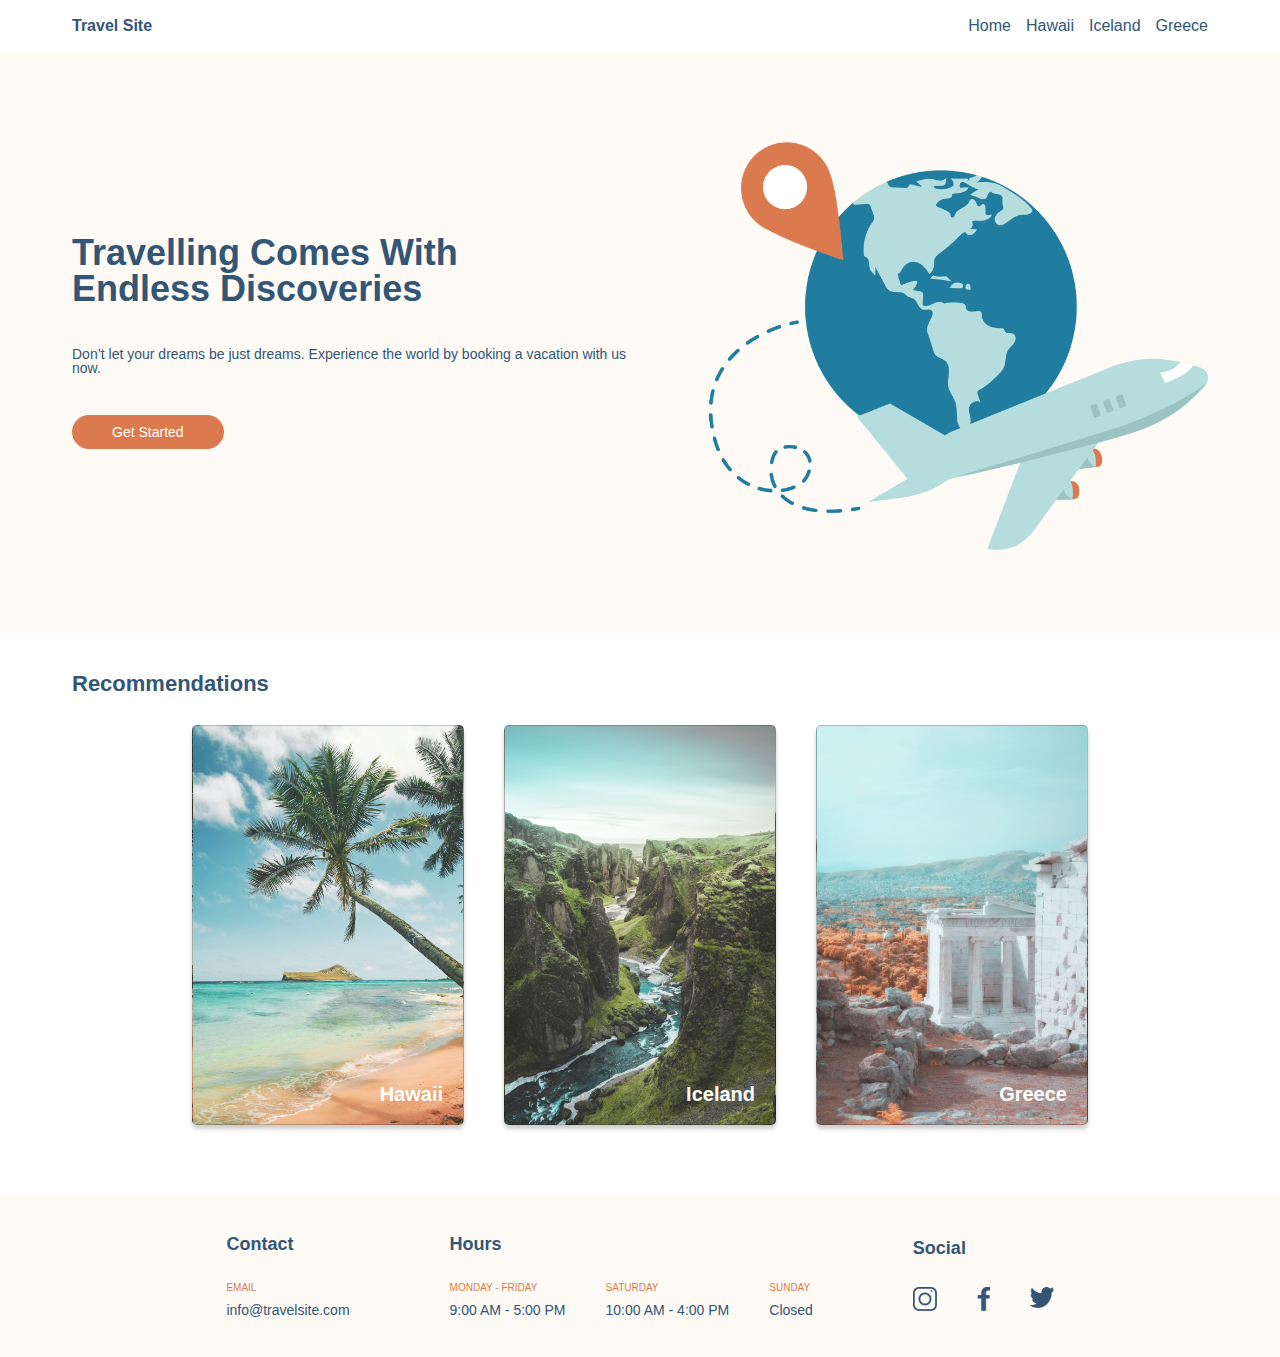
<file: index.html>
<!DOCTYPE html>
<html lang="en">
  <head>
    <meta charset="UTF-8" />
    <meta http-equiv="X-UA-Compatible" content="IE=edge" />
    <meta name="viewport" content="width=device-width, initial-scale=1.0" />

    <link rel="stylesheet" href="./css/global.css" />
    <link rel="stylesheet" href="./css/main.css" />
    <link rel="stylesheet" href="./css/destinations.css" />

    <title>Travel Site</title>
  </head>
  <body>
    <header class="header">
      <a class="logo" href="./index.html">Travel Site</a>

      <nav class="nav">
        <ul class="nav__list">
          <li><a class="nav__list-item nav__list-item--open" href="./index.html">Home</a></li>
          <li><a class="nav__list-item" href="./pages/hawaii.html">Hawaii</a></li>
          <li><a class="nav__list-item" href="./pages/iceland.html">Iceland</a></li>
          <li><a class="nav__list-item" href="./pages/greece.html">Greece</a></li>
        </ul>
      </nav>
    </header>

    <main>
      <section class="hero">
        <div class="container">
          <div class="hero__text-container">
            <h1 class="hero__heading-primary">
              Travelling Comes With Endless Discoveries
            </h1>
            <p class="hero__text">
              Don’t let your dreams be just dreams. Experience the world by
              booking a vacation with us now.
            </p>
            <a class="hero__cta-btn" href="#"">Get Started</a>
          </div>
          <div class="hero__img-container">
            <img
              src="./assets/images/hero.png"
              alt="airplane traveling to destination"
              class="hero__img"
            />
          </div>
        </div>
      </section>

      <section class="recommendations">
        <div class="container">
          <h2 class="recommendations__heading">Recommendations</h2>
          <div class="recommendations__item-container">
            <a class="recommendations__item" href="./pages/hawaii.html">Hawaii</a>
            <a class="recommendations__item" href="./pages/iceland.html">Iceland</a>
            <a class="recommendations__item" href="./pages/greece.html">Greece</a>
          </div>
        </div>
      </section>
    </main>

    <footer class="footer">
      <div class="container">
        <div class="footer__item">
          <h3 class="footer__item-heading">Contact</h3>
          <div class="footer__item-container">
            <div>
              <p class="footer__item-label">Email</p>
              <p class="footer__item-description">info@travelsite.com</p>
            </div>
          </div>
        </div>

        <div class="footer__item">
          <h3 class="footer__item-heading">Hours</h3>
          <div class="footer__item-container">
            <div>
              <p class="footer__item-label">Monday - Friday</p>
              <p class="footer__item-description">9:00 AM - 5:00 PM</p>
            </div>
            <div>
              <p class="footer__item-label">Saturday</p>
              <p class="footer__item-description">10:00 AM - 4:00 PM</p>
            </div>
            <div>
              <p class="footer__item-label">Sunday</p>
              <p class="footer__item-description">Closed</p>
            </div>
          </div>
        </div>

        <div class="footer__item">
          <h3 class="footer__item-heading">Social</h3>
          <div class="footer__item-container">
            <a href="https://www.instagram.com"
              ><img
                class="footer__icon"
                src="./assets/icons/icon-instagram.png"
            /></a>
            <a href="https://www.facebook.com"
              ><img class="footer__icon" src="./assets/icons/icon-facebook.png"
            /></a>
            <a href="https://www.twitter.com"
              ><img class="footer__icon" src="./assets/icons/icon-twitter.png"
            /></a>
          </div>
        </div>
      </div>
    </footer>
  </body>
</html>
</file>
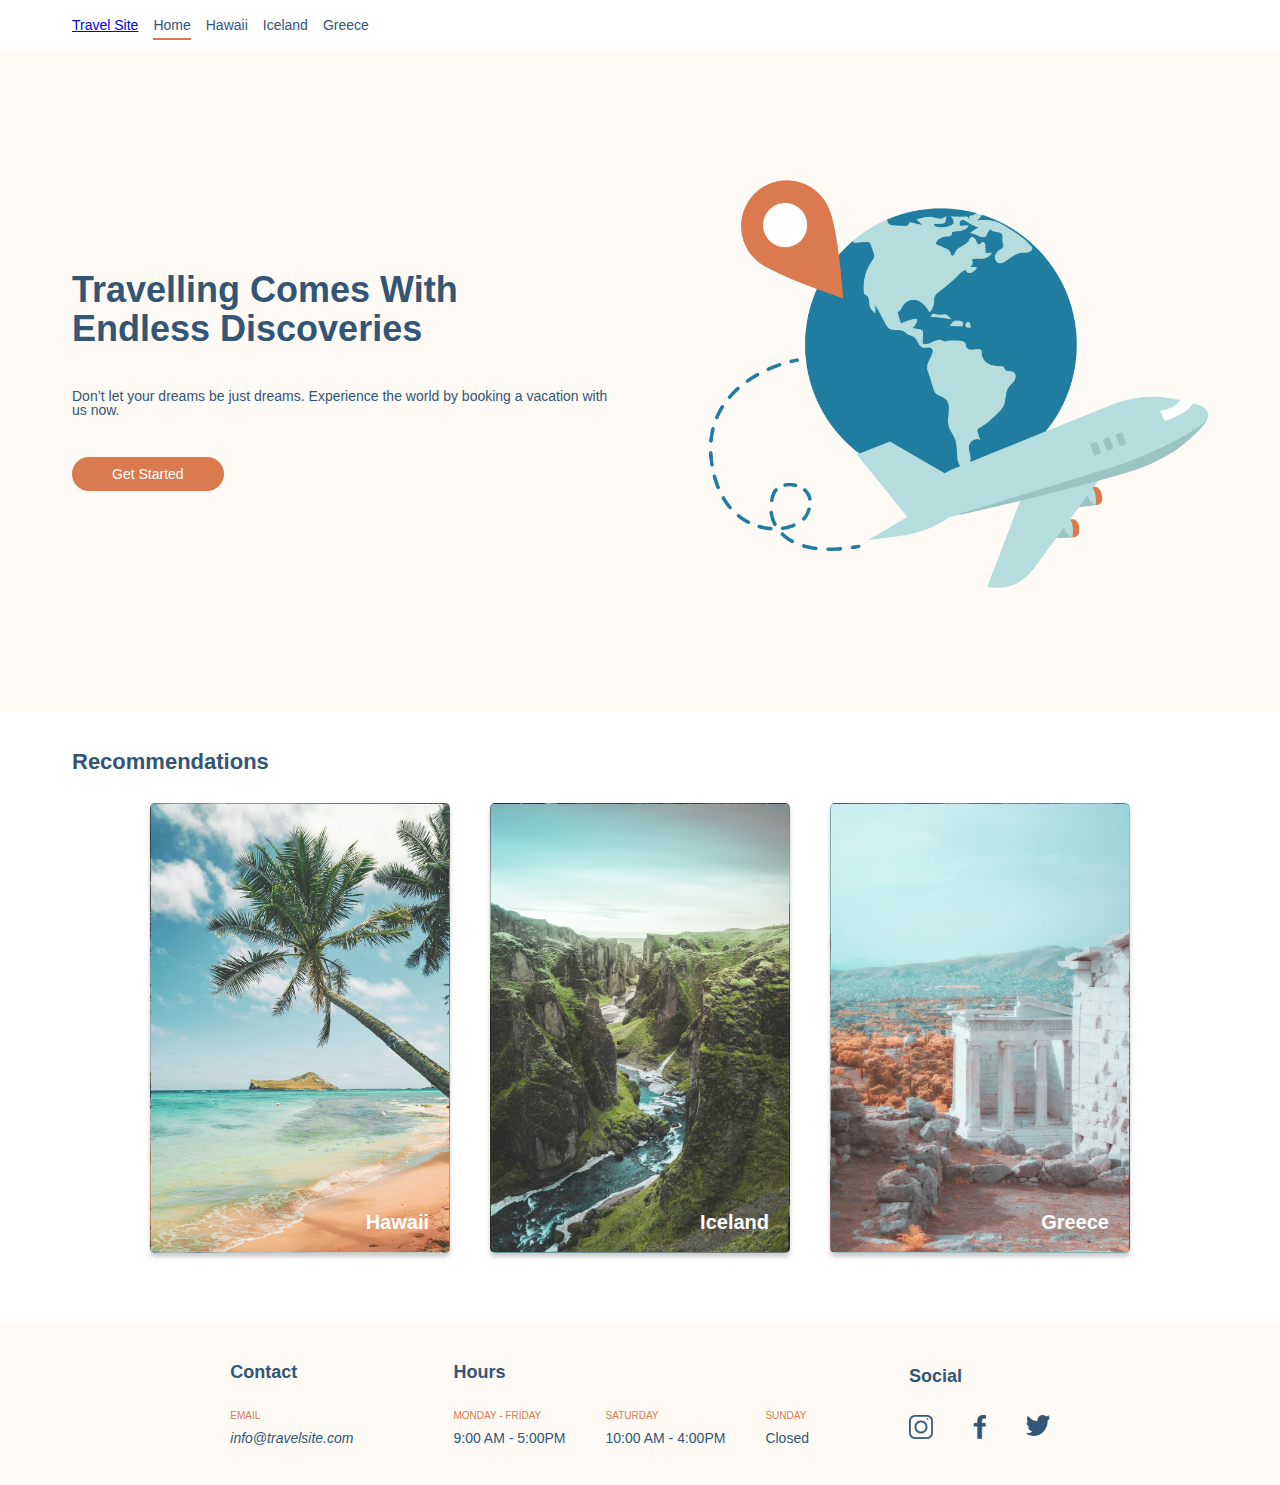
<file: public/index.html>
<!DOCTYPE html>
<html lang="en">

<head>
  <meta charset="UTF-8" />
  <meta http-equiv="X-UA-Compatible" content="IE=edge" />
  <meta name="viewport" content="width=device-width, initial-scale=1.0" />

  <link rel="stylesheet" href="./css/global.css" />
  <link rel="stylesheet" href="./css/main.css" />
  <link rel="stylesheet" href="./css/queries.css" />

  <title>Travel Site - Home</title>
</head>

<body>
  <header class="header">
    <nav class="nav">
      <ul class="nav__list">
        <li><a class="nav__list-logo" href="./index.html">Travel Site</a></li>
        <li>
          <a class="nav__list-item nav__list-item--open" href="./index.html">Home</a>
        </li>
        <li>
          <a class="nav__list-item" href="./pages/hawaii.html">Hawaii</a>
        </li>
        <li>
          <a class="nav__list-item" href="./pages/iceland.html">Iceland</a>
        </li>
        <li>
          <a class="nav__list-item" href="./pages/greece.html">Greece</a>
        </li>
      </ul>
    </nav>
  </header>
  <main>
    <section class="hero">
      <div class="container">
        <div class="hero__text-container">
          <h1 class="hero__heading-primary">
            Travelling Comes With Endless Discoveries
          </h1>
          <p class="hero__text">
            Don’t let your dreams be just dreams. Experience the world by
            booking a vacation with us now.
          </p>
          <a class="hero__cta-btn" href="./pages/get-started.html">Get Started</a>
        </div>
        <div class="hero__img-container">
          <img src="./assets/images/hero.png" alt="airplane traveling to destination" class="hero__img" />
        </div>
      </div>
    </section>

    <section class="recommendations">
      <div class="container">
        <h2 class="recommendations__heading">Recommendations</h2>
        <div class="recommendations__item-container">
          <a class="recommendations__item" href="./pages/hawaii.html" title="destination image">Hawaii</a>
          <a class="recommendations__item" href="./pages/iceland.html" title="destination image">Iceland</a>
          <a class="recommendations__item" href="./pages/greece.html" title="destination image">Greece</a>
        </div>
      </div>
    </section>
  </main>

  <footer class="footer">
    <div class="container">
      <div class="footer__item">
        <h3 class="footer__item-heading">Contact</h3>
        <div class="footer__item-container">
          <div>
            <p class="footer__item-label">Email</p>
            <address class="footer__item-description">
              info@travelsite.com
            </address>
          </div>
        </div>
      </div>

      <div class="footer__item">
        <h3 class="footer__item-heading">Hours</h3>
        <div class="footer__item-container">
          <div>
            <p class="footer__item-label">Monday - Friday</p>
            <p class="footer__item-description">
              <time datetime="09:00">9:00 AM</time> - <time datetime="17:00">5:00PM</time>
            </p>
          </div>
          <div>
            <p class="footer__item-label">Saturday</p>
            <p class="footer__item-description">
              <time datetime="10:00">10:00 AM</time> - <time datetime="16:00">4:00PM</time>
            </p>
          </div>
          <div>
            <p class="footer__item-label">Sunday</p>
            <p class="footer__item-description">Closed</p>
          </div>
        </div>
      </div>

      <div class="footer__item">
        <h3 class="footer__item-heading">Social</h3>
        <div class="footer__item-container">
          <a href="https://www.instagram.com"><img class="footer__icon" src="./assets/icons/icon-instagram.png"
              alt="instagram icon" /></a>
          <a href="https://www.facebook.com"><img class="footer__icon" src="./assets/icons/icon-facebook.png"
              alt="facebook icon" /></a>
          <a href="https://www.twitter.com"><img class="footer__icon" src="./assets/icons/icon-twitter.png"
              alt="twitter icon" /></a>
        </div>
      </div>
    </div>
  </footer>
</body>

</html>
</file>
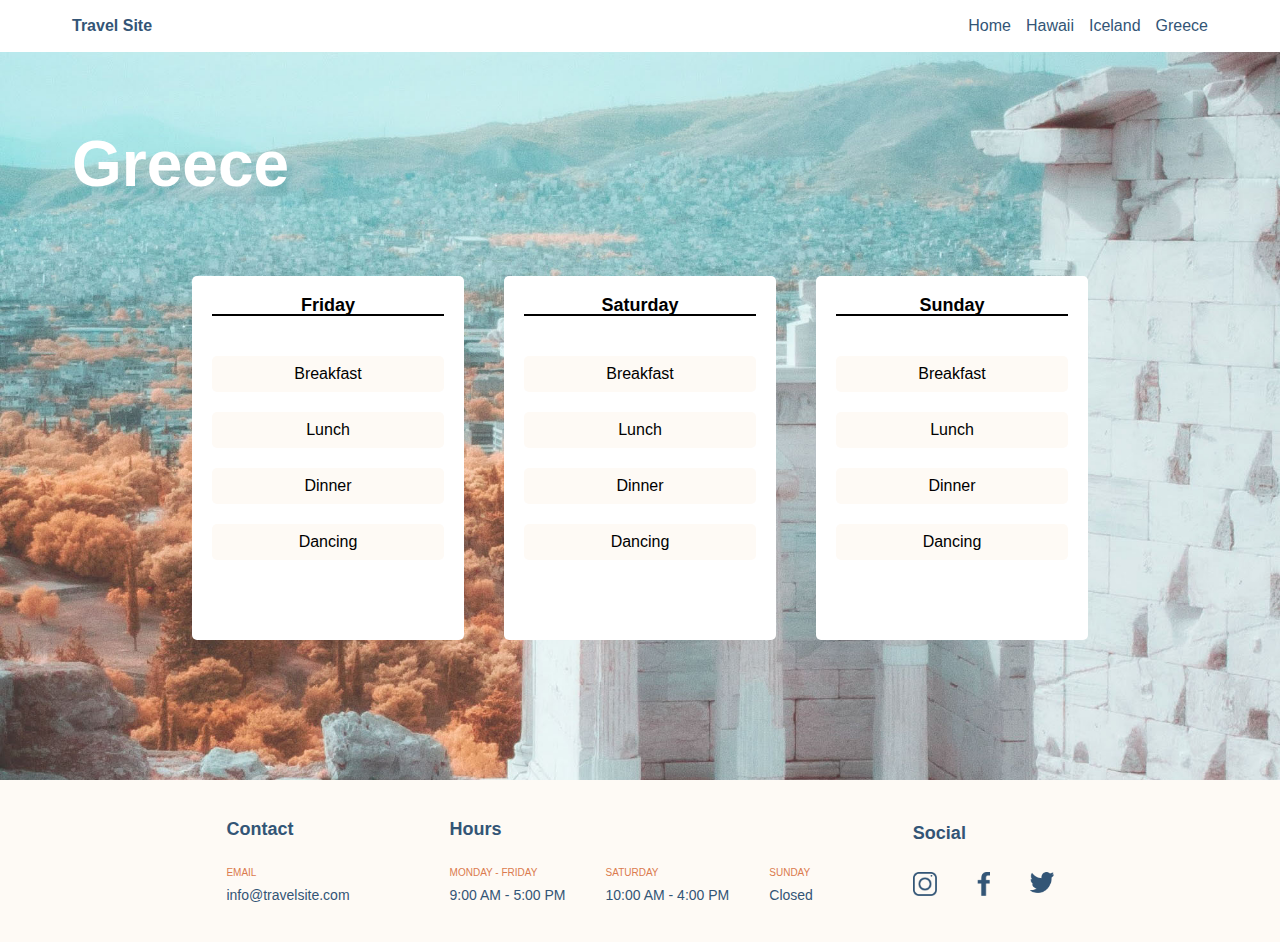
<file: pages/greece.html>
<!DOCTYPE html>
<html lang="en">
  <head>
    <meta charset="UTF-8" />
    <meta http-equiv="X-UA-Compatible" content="IE=edge" />
    <meta name="viewport" content="width=device-width, initial-scale=1.0" />

    <link rel="stylesheet" href="../css/global.css" />
    <link rel="stylesheet" href="../css/main.css" />
    <link rel="stylesheet" href="../css/destinations.css" />

    <title>Travel Site</title>
  </head>
  <body>
    <header class="header">
      <a class="logo" href="#">Travel Site</a>

      <nav class="nav">
        <ul class="nav__list">
          <li><a class="nav__list-item" href="../index.html">Home</a></li>
          <li>
            <a class="nav__list-item" href="./hawaii.html">Hawaii</a>
          </li>
          <li>
            <a class="nav__list-item" href="./iceland.html">Iceland</a>
          </li>
          <li>
            <a class="nav__list-item" href="./greece.html">Greece</a>
          </li>
        </ul>
      </nav>
    </header>

    <main>
      <section class="destination destination--three">
        <div class="container">
          <h2 class="destination__heading-primary">Greece</h2>
          <div class="destination__schedule">
            <div class="destination__itenary-container">
              <h3 class="destination__heading-secondary">Friday</h3>
              <ul class="destination__item-container">
                <li class="destination__item">Breakfast</li>
                <li class="destination__item">Lunch</li>
                <li class="destination__item">Dinner</li>
                <li class="destination__item">Dancing</li>
              </ul>
            </div>
            <div class="destination__itenary-container">
              <h3 class="destination__heading-secondary">Saturday</h3>
              <ul class="destination__item-container">
                <li class="destination__item">Breakfast</li>
                <li class="destination__item">Lunch</li>
                <li class="destination__item">Dinner</li>
                <li class="destination__item">Dancing</li>
              </ul>
            </div>
            <div class="destination__itenary-container">
              <h3 class="destination__heading-secondary">Sunday</h3>
              <ul class="destination__item-container">
                <li class="destination__item">Breakfast</li>
                <li class="destination__item">Lunch</li>
                <li class="destination__item">Dinner</li>
                <li class="destination__item">Dancing</li>
              </ul>
            </div>
          </div>
        </div>
      </section>
    </main>

    <footer class="footer">
      <div class="container">
        <div class="footer__item">
          <h3 class="footer__item-heading">Contact</h3>
          <div class="footer__item-container">
            <div>
              <p class="footer__item-label">Email</p>
              <p class="footer__item-description">info@travelsite.com</p>
            </div>
          </div>
        </div>

        <div class="footer__item">
          <h3 class="footer__item-heading">Hours</h3>
          <div class="footer__item-container">
            <div>
              <p class="footer__item-label">Monday - Friday</p>
              <p class="footer__item-description">9:00 AM - 5:00 PM</p>
            </div>
            <div>
              <p class="footer__item-label">Saturday</p>
              <p class="footer__item-description">10:00 AM - 4:00 PM</p>
            </div>
            <div>
              <p class="footer__item-label">Sunday</p>
              <p class="footer__item-description">Closed</p>
            </div>
          </div>
        </div>

        <div class="footer__item">
          <h3 class="footer__item-heading">Social</h3>
          <div class="footer__item-container">
            <a href="https://www.instagram.com"
              ><img
                class="footer__icon"
                src="../assets/icons/icon-instagram.png"
            /></a>
            <a href="https://www.facebook.com"
              ><img
                class="footer__icon"
                src="../assets/icons/icon-facebook.png"
            /></a>
            <a href="https://www.twitter.com"
              ><img class="footer__icon" src="../assets/icons/icon-twitter.png"
            /></a>
          </div>
        </div>
      </div>
    </footer>
  </body>
</html>
</file>
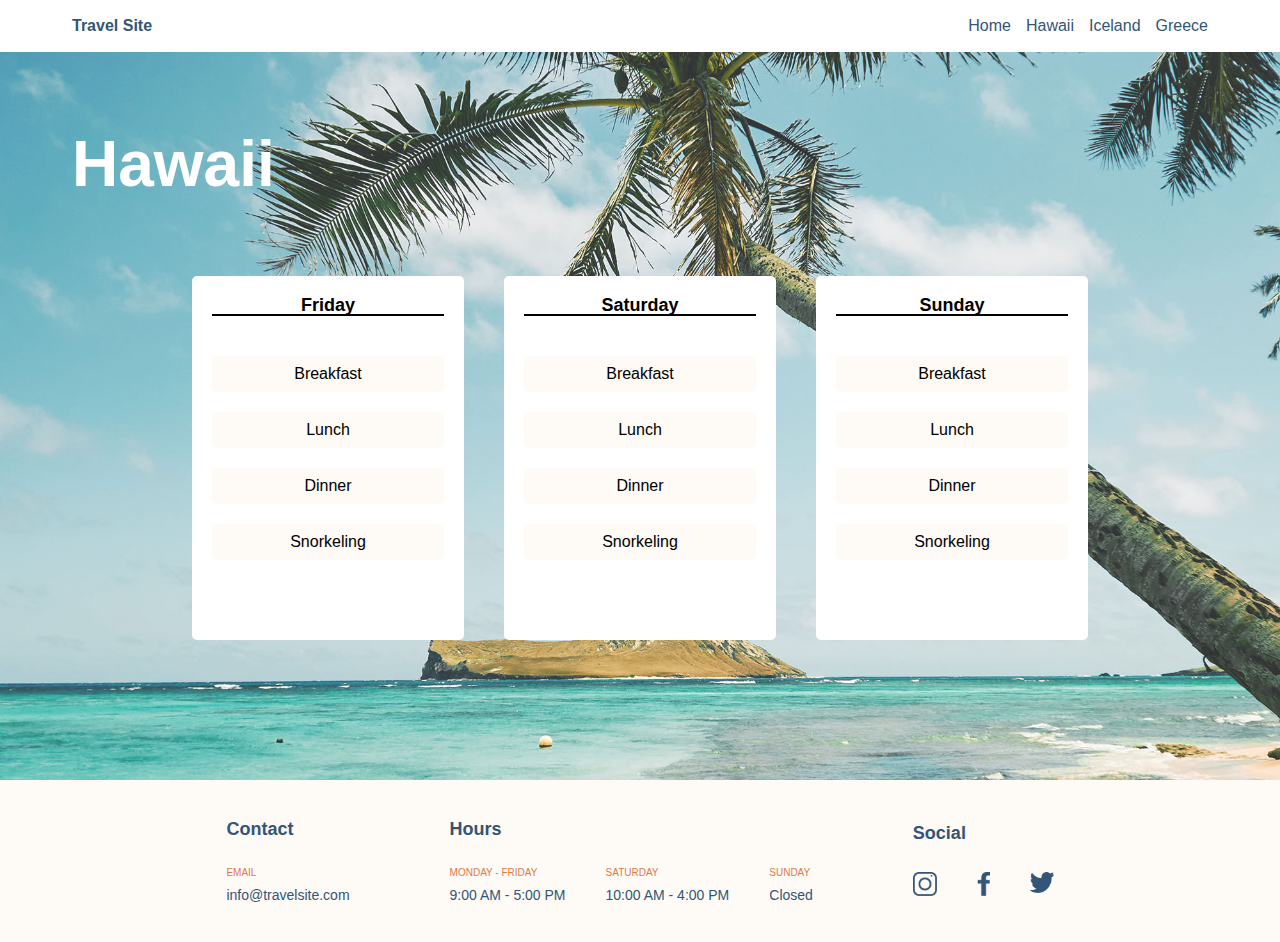
<file: pages/hawaii.html>
<!DOCTYPE html>
<html lang="en">
  <head>
    <meta charset="UTF-8" />
    <meta http-equiv="X-UA-Compatible" content="IE=edge" />
    <meta name="viewport" content="width=device-width, initial-scale=1.0" />

    <link rel="stylesheet" href="../css/global.css" />
    <link rel="stylesheet" href="../css/main.css" />
    <link rel="stylesheet" href="../css/destinations.css" />

    <title>Travel Site</title>
  </head>
  <body>
    <header class="header">
      <a class="logo" href="../index.html">Travel Site</a>

      <nav class="nav">
        <ul class="nav__list">
          <li><a class="nav__list-item" href="../index.html">Home</a></li>
          <li>
            <a class="nav__list-item nav__list-item--open" href="./hawaii.html"
              >Hawaii</a
            >
          </li>
          <li>
            <a class="nav__list-item" href="./iceland.html">Iceland</a>
          </li>
          <li>
            <a class="nav__list-item" href="./greece.html">Greece</a>
          </li>
        </ul>
      </nav>
    </header>

    <main>
      <section class="destination destination--one">
        <div class="container">
          <h2 class="destination__heading-primary">Hawaii</h2>
          <div class="destination__schedule">
            <div class="destination__itenary-container">
              <h3 class="destination__heading-secondary">Friday</h3>
              <ul class="destination__item-container">
                <li class="destination__item">Breakfast</li>
                <li class="destination__item">Lunch</li>
                <li class="destination__item">Dinner</li>
                <li class="destination__item">Snorkeling</li>
              </ul>
            </div>
            <div class="destination__itenary-container">
              <h3 class="destination__heading-secondary">Saturday</h3>
              <ul class="destination__item-container">
                <li class="destination__item">Breakfast</li>
                <li class="destination__item">Lunch</li>
                <li class="destination__item">Dinner</li>
                <li class="destination__item">Snorkeling</li>
              </ul>
            </div>
            <div class="destination__itenary-container">
              <h3 class="destination__heading-secondary">Sunday</h3>
              <ul class="destination__item-container">
                <li class="destination__item">Breakfast</li>
                <li class="destination__item">Lunch</li>
                <li class="destination__item">Dinner</li>
                <li class="destination__item">Snorkeling</li>
              </ul>
            </div>
          </div>
        </div>
      </section>
    </main>

    <footer class="footer">
      <div class="container">
        <div class="footer__item">
          <h3 class="footer__item-heading">Contact</h3>
          <div class="footer__item-container">
            <div>
              <p class="footer__item-label">Email</p>
              <p class="footer__item-description">info@travelsite.com</p>
            </div>
          </div>
        </div>

        <div class="footer__item">
          <h3 class="footer__item-heading">Hours</h3>
          <div class="footer__item-container">
            <div>
              <p class="footer__item-label">Monday - Friday</p>
              <p class="footer__item-description">9:00 AM - 5:00 PM</p>
            </div>
            <div>
              <p class="footer__item-label">Saturday</p>
              <p class="footer__item-description">10:00 AM - 4:00 PM</p>
            </div>
            <div>
              <p class="footer__item-label">Sunday</p>
              <p class="footer__item-description">Closed</p>
            </div>
          </div>
        </div>

        <div class="footer__item">
          <h3 class="footer__item-heading">Social</h3>
          <div class="footer__item-container">
            <a href="https://www.instagram.com"
              ><img
                class="footer__icon"
                src="../assets/icons/icon-instagram.png"
            /></a>
            <a href="https://www.facebook.com"
              ><img
                class="footer__icon"
                src="../assets/icons/icon-facebook.png"
            /></a>
            <a href="https://www.twitter.com"
              ><img class="footer__icon" src="../assets/icons/icon-twitter.png"
            /></a>
          </div>
        </div>
      </div>
    </footer>
  </body>
</html>
</file>
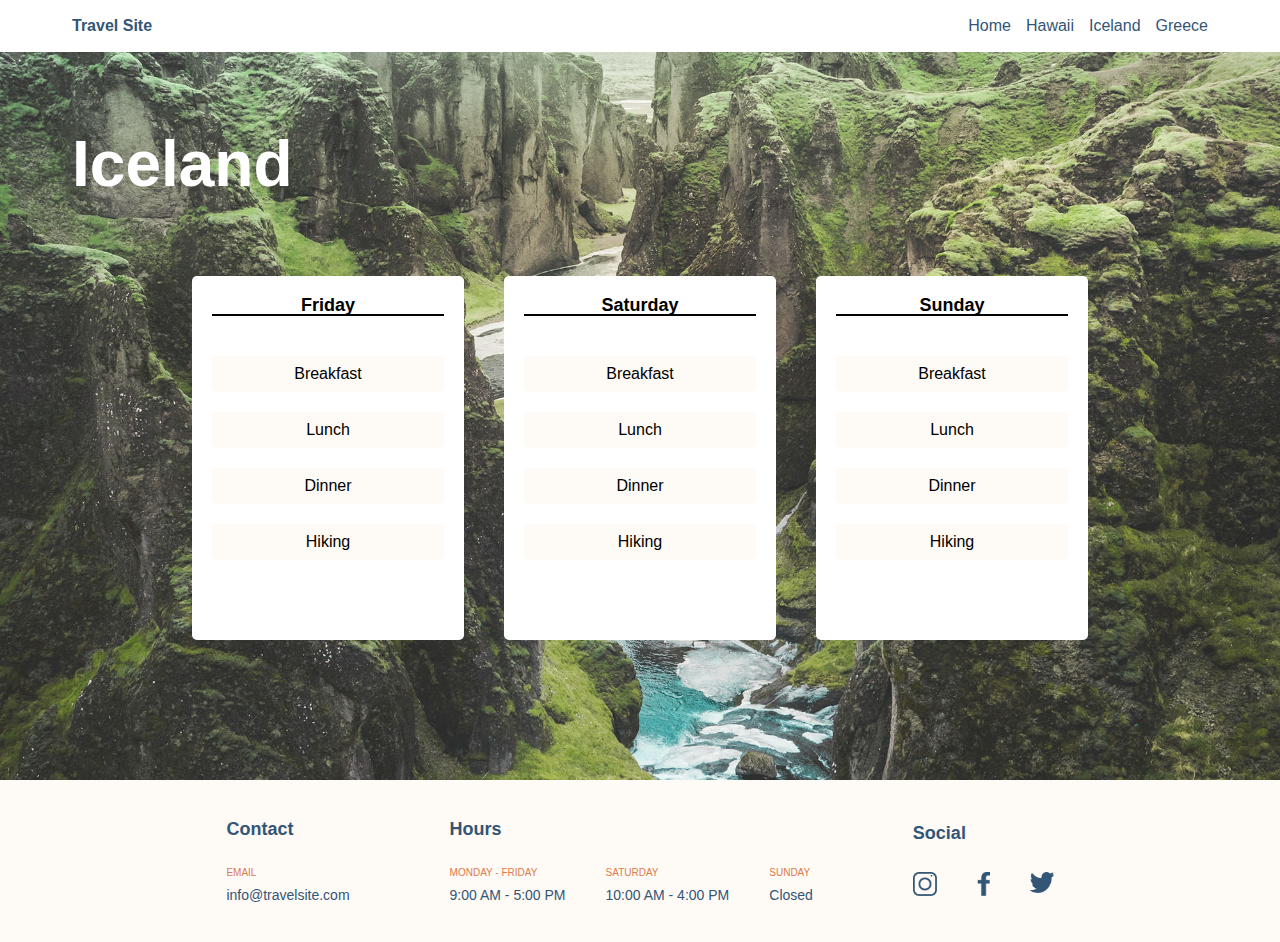
<file: pages/iceland.html>
<!DOCTYPE html>
<html lang="en">
  <head>
    <meta charset="UTF-8" />
    <meta http-equiv="X-UA-Compatible" content="IE=edge" />
    <meta name="viewport" content="width=device-width, initial-scale=1.0" />

    <link rel="stylesheet" href="../css/global.css" />
    <link rel="stylesheet" href="../css/main.css" />
    <link rel="stylesheet" href="../css/destinations.css" />

    <title>Travel Site</title>
  </head>
  <body>
    <header class="header">
      <a class="logo" href="../index.html">Travel Site</a>

      <nav class="nav">
        <ul class="nav__list">
          <li><a class="nav__list-item" href="../index.html">Home</a></li>
          <li>
            <a class="nav__list-item" href="./hawaii.html">Hawaii</a>
          </li>
          <li>
            <a class="nav__list-item nav__list-item--open" href="./iceland.html"
              >Iceland</a
            >
          </li>
          <li>
            <a class="nav__list-item" href="./greece.html">Greece</a>
          </li>
        </ul>
      </nav>
    </header>

    <main>
      <section class="destination destination--two">
        <div class="container">
          <h2 class="destination__heading-primary">Iceland</h2>
          <div class="destination__schedule">
            <div class="destination__itenary-container">
              <h3 class="destination__heading-secondary">Friday</h3>
              <ul class="destination__item-container">
                <li class="destination__item">Breakfast</li>
                <li class="destination__item">Lunch</li>
                <li class="destination__item">Dinner</li>
                <li class="destination__item">Hiking</li>
              </ul>
            </div>
            <div class="destination__itenary-container">
              <h3 class="destination__heading-secondary">Saturday</h3>
              <ul class="destination__item-container">
                <li class="destination__item">Breakfast</li>
                <li class="destination__item">Lunch</li>
                <li class="destination__item">Dinner</li>
                <li class="destination__item">Hiking</li>
              </ul>
            </div>
            <div class="destination__itenary-container">
              <h3 class="destination__heading-secondary">Sunday</h3>
              <ul class="destination__item-container">
                <li class="destination__item">Breakfast</li>
                <li class="destination__item">Lunch</li>
                <li class="destination__item">Dinner</li>
                <li class="destination__item">Hiking</li>
              </ul>
            </div>
          </div>
        </div>
      </section>
    </main>

    <footer class="footer">
      <div class="container">
        <div class="footer__item">
          <h3 class="footer__item-heading">Contact</h3>
          <div class="footer__item-container">
            <div>
              <p class="footer__item-label">Email</p>
              <p class="footer__item-description">info@travelsite.com</p>
            </div>
          </div>
        </div>

        <div class="footer__item">
          <h3 class="footer__item-heading">Hours</h3>
          <div class="footer__item-container">
            <div>
              <p class="footer__item-label">Monday - Friday</p>
              <p class="footer__item-description">9:00 AM - 5:00 PM</p>
            </div>
            <div>
              <p class="footer__item-label">Saturday</p>
              <p class="footer__item-description">10:00 AM - 4:00 PM</p>
            </div>
            <div>
              <p class="footer__item-label">Sunday</p>
              <p class="footer__item-description">Closed</p>
            </div>
          </div>
        </div>

        <div class="footer__item">
          <h3 class="footer__item-heading">Social</h3>
          <div class="footer__item-container">
            <a href="https://www.instagram.com"
              ><img
                class="footer__icon"
                src="../assets/icons/icon-instagram.png"
            /></a>
            <a href="https://www.facebook.com"
              ><img
                class="footer__icon"
                src="../assets/icons/icon-facebook.png"
            /></a>
            <a href="https://www.twitter.com"
              ><img class="footer__icon" src="../assets/icons/icon-twitter.png"
            /></a>
          </div>
        </div>
      </div>
    </footer>
  </body>
</html>
</file>
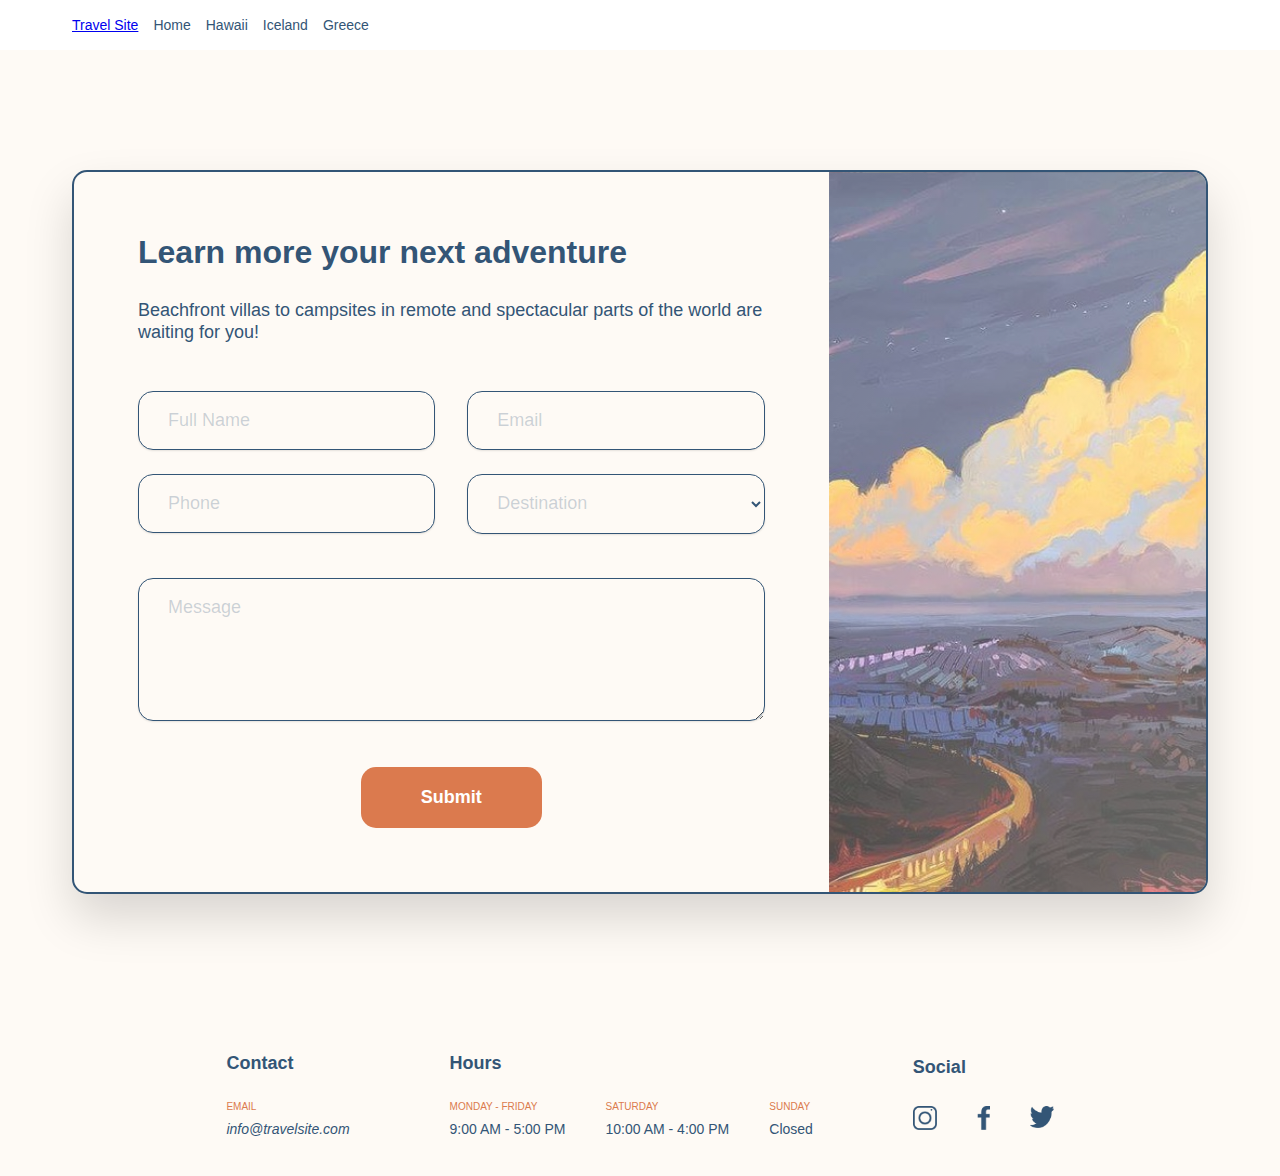
<file: public/pages/get-started.html>
<!DOCTYPE html>
<html lang="en">

<head>
  <meta charset="UTF-8" />
  <meta http-equiv="X-UA-Compatible" content="IE=edge" />
  <meta name="viewport" content="width=device-width, initial-scale=1.0" />

  <link rel="stylesheet" href="../css/global.css" />
  <link rel="stylesheet" href="../css/main.css" />
  <link rel="stylesheet" href="../css/destinations.css" />
  <link rel="stylesheet" href="../css/cta.css" />
  <link rel="stylesheet" href="../css/queries.css" />

  <title>Travel Site</title>
</head>

<body>
  <header class="header">
    <nav class="nav">
      <ul class="nav__list">
        <li>
          <a class="nav__list-logo" href="../index.html">Travel Site</a>
        </li>
        <li><a class="nav__list-item" href="../index.html">Home</a></li>
        <li>
          <a class="nav__list-item" href="./hawaii.html">Hawaii</a>
        </li>
        <li>
          <a class="nav__list-item" href="./iceland.html">Iceland</a>
        </li>
        <li>
          <a class="nav__list-item" href="./greece.html">Greece</a>
        </li>
      </ul>
    </nav>
  </header>
  <main>
    <section class="cta">
      <div class="container">
        <div class="cta-container">
          <div class="cta__text-container">
            <h2 class="cta__heading">Learn more your next adventure</h2>
            <p class="cta__text">
              Beachfront villas to campsites in remote and spectacular parts
              of the world are waiting for you!
            </p>
            <form class="cta__form" action="#">
              <div class="cta__input-box">
                <input id="full-name" type="text" required />
                <span>Full Name</span>
              </div>

              <div class="cta__input-box">
                <input id="email" type="email" required />
                <span>Email</span>
              </div>

              <div class="cta__input-box">
                <input id="tel" type="tel" required />
                <span>Phone</span>
              </div>

              <div class="cta__input-box">
                <select id="destination" type="text" required>
                  <option selected="true" disabled="disabled"></option>
                  <option value="hawaii">Hawaii</option>
                  <option value="iceland">Iceland</option>
                  <option value="greece">Greece</option>
                </select>
                <span>Destination</span>
              </div>

              <div class="cta__input-box">
                <textarea id="message" type="text" rows="5" required></textarea>
                <span>Message</span>
              </div>

              <button class="cta__btn">Submit</button>
            </form>
          </div>
          <div class="cta__img-container" role="img"></div>
        </div>
      </div>
    </section>
  </main>

  <footer class="footer">
    <div class="container">
      <div class="footer__item">
        <h3 class="footer__item-heading">Contact</h3>
        <div class="footer__item-container">
          <div>
            <p class="footer__item-label">Email</p>
            <address class="footer__item-description">
              info@travelsite.com
            </address>
          </div>
        </div>
      </div>

      <div class="footer__item">
        <h3 class="footer__item-heading">Hours</h3>
        <div class="footer__item-container">
          <div>
            <p class="footer__item-label">Monday - Friday</p>
            <time class="footer__item-description">9:00 AM - 5:00 PM</time>
          </div>
          <div>
            <p class="footer__item-label">Saturday</p>
            <time class="footer__item-description">10:00 AM - 4:00 PM</time>
          </div>
          <div>
            <p class="footer__item-label">Sunday</p>
            <p class="footer__item-description">Closed</p>
          </div>
        </div>
      </div>

      <div class="footer__item">
        <h3 class="footer__item-heading">Social</h3>
        <div class="footer__item-container">
          <a href="https://www.instagram.com"><img class="footer__icon" src="../assets/icons/icon-instagram.png" /></a>
          <a href="https://www.facebook.com"><img class="footer__icon" src="../assets/icons/icon-facebook.png" /></a>
          <a href="https://www.twitter.com"><img class="footer__icon" src="../assets/icons/icon-twitter.png" /></a>
        </div>
      </div>
    </div>
  </footer>
</body>

</html>
</file>
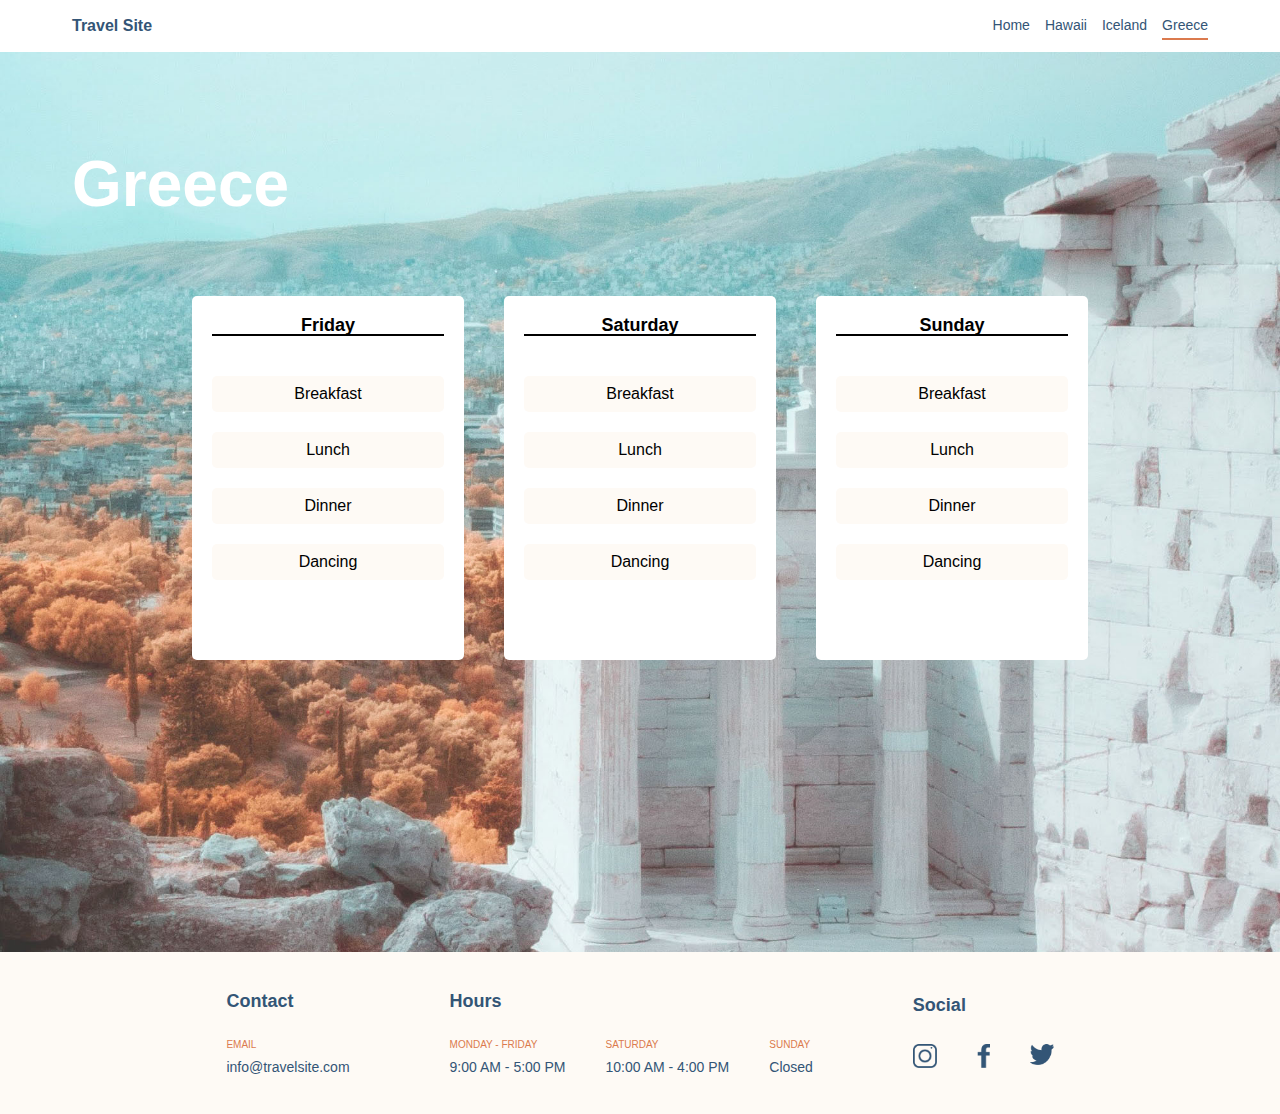
<file: public/pages/greece.html>
<!DOCTYPE html>
<html lang="en">
  <head>
    <meta charset="UTF-8" />
    <meta http-equiv="X-UA-Compatible" content="IE=edge" />
    <meta name="viewport" content="width=device-width, initial-scale=1.0" />

    <link rel="stylesheet" href="../css/global.css" />
    <link rel="stylesheet" href="../css/main.css" />
    <link rel="stylesheet" href="../css/destinations.css" />
    <link rel="stylesheet" href="../css/queries.css" />

    <title>Travel Site</title>
  </head>
  <body>
    <header class="header">
      <a class="logo" href="../index.html">Travel Site</a>

      <nav class="nav">
        <ul class="nav__list">
          <li><a class="nav__list-item" href="../index.html">Home</a></li>
          <li>
            <a class="nav__list-item" href="./hawaii.html">Hawaii</a>
          </li>
          <li>
            <a class="nav__list-item" href="./iceland.html">Iceland</a>
          </li>
          <li>
            <a class="nav__list-item nav__list-item--open" href="./greece.html"
              >Greece</a
            >
          </li>
        </ul>
      </nav>
    </header>

    <main>
      <section class="destination destination--three">
        <div class="container">
          <h2 class="destination__heading-primary">Greece</h2>
          <div class="destination__schedule">
            <div class="destination__itenary-container">
              <h3 class="destination__heading-secondary">Friday</h3>
              <ul class="destination__item-container">
                <li class="destination__item">Breakfast</li>
                <li class="destination__item">Lunch</li>
                <li class="destination__item">Dinner</li>
                <li class="destination__item">Dancing</li>
              </ul>
            </div>
            <div class="destination__itenary-container">
              <h3 class="destination__heading-secondary">Saturday</h3>
              <ul class="destination__item-container">
                <li class="destination__item">Breakfast</li>
                <li class="destination__item">Lunch</li>
                <li class="destination__item">Dinner</li>
                <li class="destination__item">Dancing</li>
              </ul>
            </div>
            <div class="destination__itenary-container">
              <h3 class="destination__heading-secondary">Sunday</h3>
              <ul class="destination__item-container">
                <li class="destination__item">Breakfast</li>
                <li class="destination__item">Lunch</li>
                <li class="destination__item">Dinner</li>
                <li class="destination__item">Dancing</li>
              </ul>
            </div>
          </div>
        </div>
      </section>
    </main>

    <footer class="footer">
      <div class="container">
        <div class="footer__item">
          <h3 class="footer__item-heading">Contact</h3>
          <div class="footer__item-container">
            <div>
              <p class="footer__item-label">Email</p>
              <p class="footer__item-description">info@travelsite.com</p>
            </div>
          </div>
        </div>

        <div class="footer__item">
          <h3 class="footer__item-heading">Hours</h3>
          <div class="footer__item-container">
            <div>
              <p class="footer__item-label">Monday - Friday</p>
              <p class="footer__item-description">9:00 AM - 5:00 PM</p>
            </div>
            <div>
              <p class="footer__item-label">Saturday</p>
              <p class="footer__item-description">10:00 AM - 4:00 PM</p>
            </div>
            <div>
              <p class="footer__item-label">Sunday</p>
              <p class="footer__item-description">Closed</p>
            </div>
          </div>
        </div>

        <div class="footer__item">
          <h3 class="footer__item-heading">Social</h3>
          <div class="footer__item-container">
            <a href="https://www.instagram.com"
              ><img
                class="footer__icon"
                src="../assets/icons/icon-instagram.png"
            /></a>
            <a href="https://www.facebook.com"
              ><img
                class="footer__icon"
                src="../assets/icons/icon-facebook.png"
            /></a>
            <a href="https://www.twitter.com"
              ><img class="footer__icon" src="../assets/icons/icon-twitter.png"
            /></a>
          </div>
        </div>
      </div>
    </footer>
  </body>
</html>
</file>
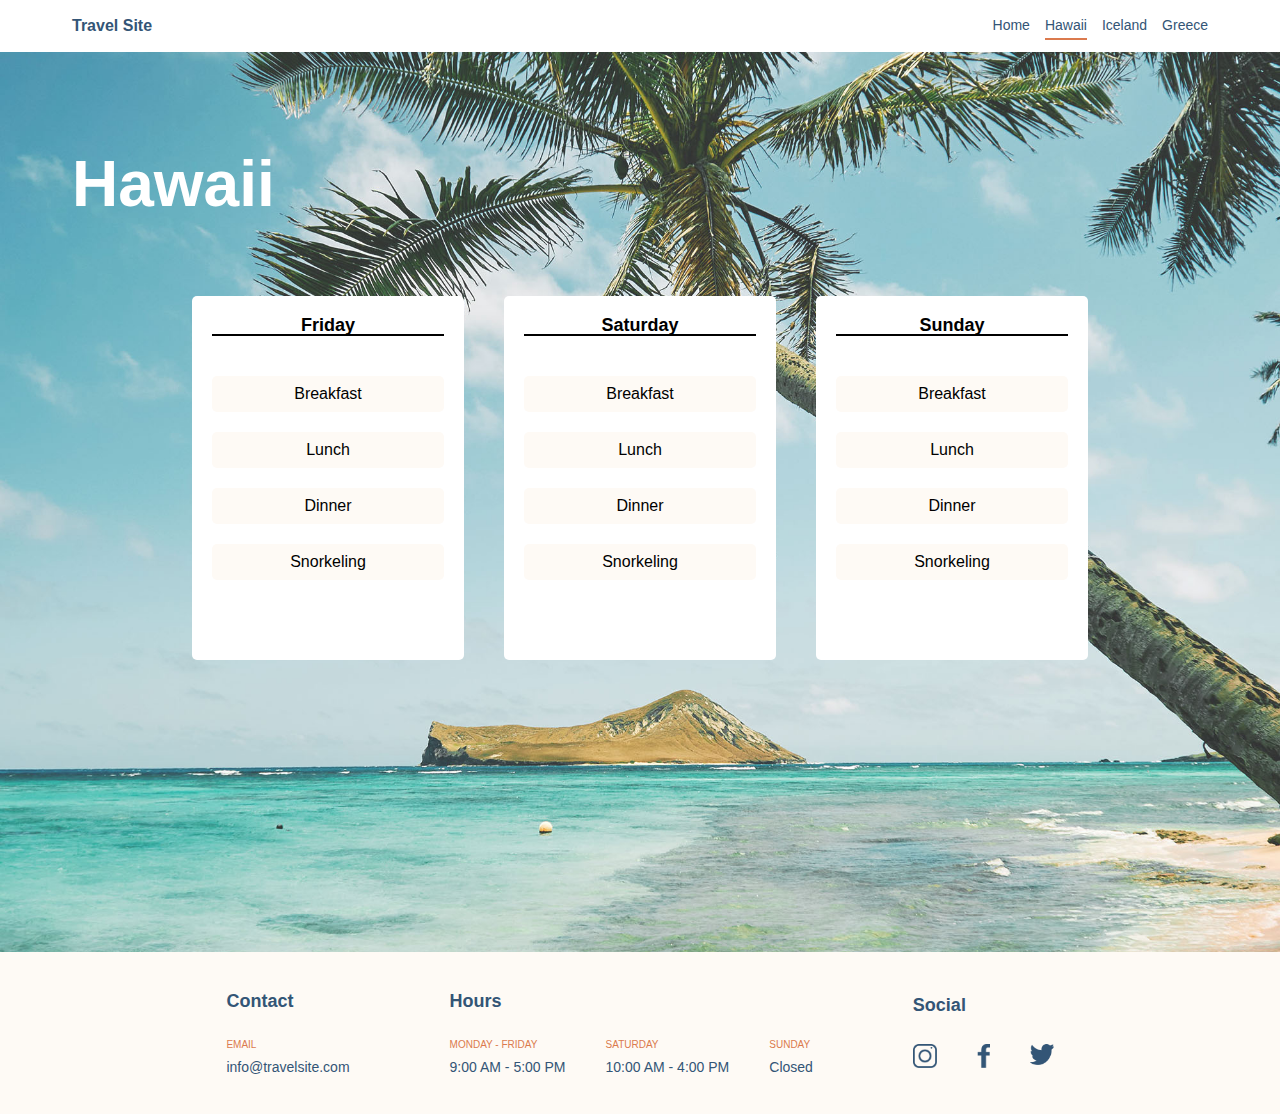
<file: public/pages/hawaii.html>
<!DOCTYPE html>
<html lang="en">
  <head>
    <meta charset="UTF-8" />
    <meta http-equiv="X-UA-Compatible" content="IE=edge" />
    <meta name="viewport" content="width=device-width, initial-scale=1.0" />

    <link rel="stylesheet" href="../css/global.css" />
    <link rel="stylesheet" href="../css/main.css" />
    <link rel="stylesheet" href="../css/destinations.css" />
    <link rel="stylesheet" href="../css/queries.css" />

    <title>Travel Site</title>
  </head>
  <body>
    <header class="header">
      <a class="logo" href="../index.html">Travel Site</a>

      <nav class="nav">
        <ul class="nav__list">
          <li><a class="nav__list-item" href="../index.html">Home</a></li>
          <li>
            <a class="nav__list-item nav__list-item--open" href="./hawaii.html"
              >Hawaii</a
            >
          </li>
          <li>
            <a class="nav__list-item" href="./iceland.html">Iceland</a>
          </li>
          <li>
            <a class="nav__list-item" href="./greece.html">Greece</a>
          </li>
        </ul>
      </nav>
    </header>

    <main>
      <section class="destination destination--one">
        <div class="container">
          <h2 class="destination__heading-primary">Hawaii</h2>
          <div class="destination__schedule">
            <div class="destination__itenary-container">
              <h3 class="destination__heading-secondary">Friday</h3>
              <ul class="destination__item-container">
                <li class="destination__item">Breakfast</li>
                <li class="destination__item">Lunch</li>
                <li class="destination__item">Dinner</li>
                <li class="destination__item">Snorkeling</li>
              </ul>
            </div>
            <div class="destination__itenary-container">
              <h3 class="destination__heading-secondary">Saturday</h3>
              <ul class="destination__item-container">
                <li class="destination__item">Breakfast</li>
                <li class="destination__item">Lunch</li>
                <li class="destination__item">Dinner</li>
                <li class="destination__item">Snorkeling</li>
              </ul>
            </div>
            <div class="destination__itenary-container">
              <h3 class="destination__heading-secondary">Sunday</h3>
              <ul class="destination__item-container">
                <li class="destination__item">Breakfast</li>
                <li class="destination__item">Lunch</li>
                <li class="destination__item">Dinner</li>
                <li class="destination__item">Snorkeling</li>
              </ul>
            </div>
          </div>
        </div>
      </section>
    </main>

    <footer class="footer">
      <div class="container">
        <div class="footer__item">
          <h3 class="footer__item-heading">Contact</h3>
          <div class="footer__item-container">
            <div>
              <p class="footer__item-label">Email</p>
              <p class="footer__item-description">info@travelsite.com</p>
            </div>
          </div>
        </div>

        <div class="footer__item">
          <h3 class="footer__item-heading">Hours</h3>
          <div class="footer__item-container">
            <div>
              <p class="footer__item-label">Monday - Friday</p>
              <p class="footer__item-description">9:00 AM - 5:00 PM</p>
            </div>
            <div>
              <p class="footer__item-label">Saturday</p>
              <p class="footer__item-description">10:00 AM - 4:00 PM</p>
            </div>
            <div>
              <p class="footer__item-label">Sunday</p>
              <p class="footer__item-description">Closed</p>
            </div>
          </div>
        </div>

        <div class="footer__item">
          <h3 class="footer__item-heading">Social</h3>
          <div class="footer__item-container">
            <a href="https://www.instagram.com"
              ><img
                class="footer__icon"
                src="../assets/icons/icon-instagram.png"
            /></a>
            <a href="https://www.facebook.com"
              ><img
                class="footer__icon"
                src="../assets/icons/icon-facebook.png"
            /></a>
            <a href="https://www.twitter.com"
              ><img class="footer__icon" src="../assets/icons/icon-twitter.png"
            /></a>
          </div>
        </div>
      </div>
    </footer>
  </body>
</html>
</file>
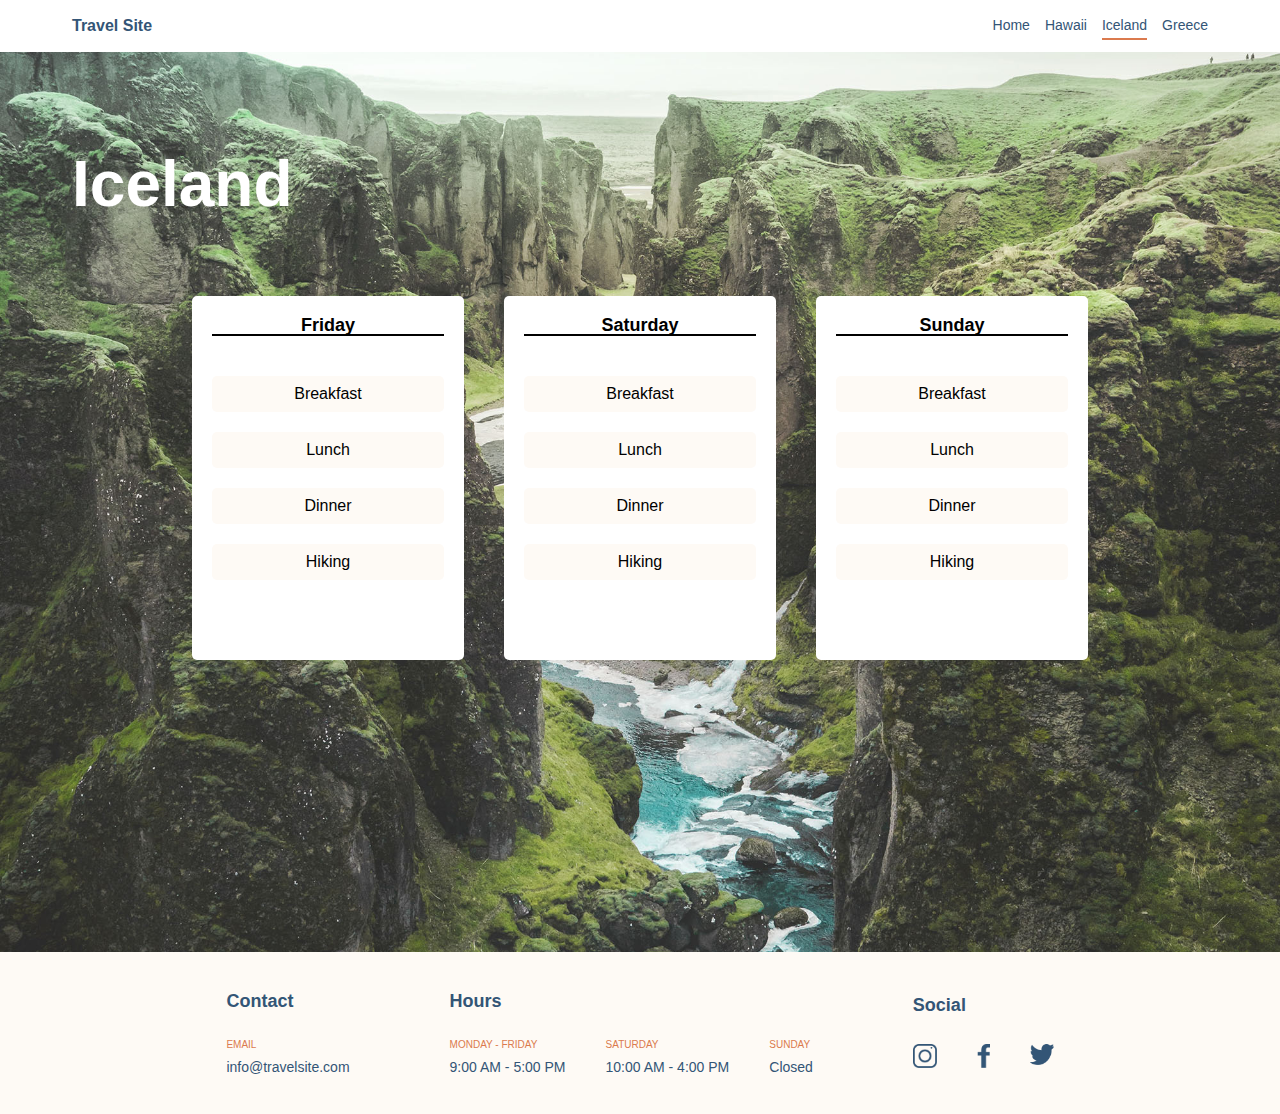
<file: public/pages/iceland.html>
<!DOCTYPE html>
<html lang="en">
  <head>
    <meta charset="UTF-8" />
    <meta http-equiv="X-UA-Compatible" content="IE=edge" />
    <meta name="viewport" content="width=device-width, initial-scale=1.0" />

    <link rel="stylesheet" href="../css/global.css" />
    <link rel="stylesheet" href="../css/main.css" />
    <link rel="stylesheet" href="../css/destinations.css" />
    <link rel="stylesheet" href="../css/queries.css" />

    <title>Travel Site</title>
  </head>
  <body>
    <header class="header">
      <a class="logo" href="../index.html">Travel Site</a>

      <nav class="nav">
        <ul class="nav__list">
          <li><a class="nav__list-item" href="../index.html">Home</a></li>
          <li>
            <a class="nav__list-item" href="./hawaii.html">Hawaii</a>
          </li>
          <li>
            <a class="nav__list-item nav__list-item--open" href="./iceland.html"
              >Iceland</a
            >
          </li>
          <li>
            <a class="nav__list-item" href="./greece.html">Greece</a>
          </li>
        </ul>
      </nav>
    </header>

    <main>
      <section class="destination destination--two">
        <div class="container">
          <h2 class="destination__heading-primary">Iceland</h2>
          <div class="destination__schedule">
            <div class="destination__itenary-container">
              <h3 class="destination__heading-secondary">Friday</h3>
              <ul class="destination__item-container">
                <li class="destination__item">Breakfast</li>
                <li class="destination__item">Lunch</li>
                <li class="destination__item">Dinner</li>
                <li class="destination__item">Hiking</li>
              </ul>
            </div>
            <div class="destination__itenary-container">
              <h3 class="destination__heading-secondary">Saturday</h3>
              <ul class="destination__item-container">
                <li class="destination__item">Breakfast</li>
                <li class="destination__item">Lunch</li>
                <li class="destination__item">Dinner</li>
                <li class="destination__item">Hiking</li>
              </ul>
            </div>
            <div class="destination__itenary-container">
              <h3 class="destination__heading-secondary">Sunday</h3>
              <ul class="destination__item-container">
                <li class="destination__item">Breakfast</li>
                <li class="destination__item">Lunch</li>
                <li class="destination__item">Dinner</li>
                <li class="destination__item">Hiking</li>
              </ul>
            </div>
          </div>
        </div>
      </section>
    </main>

    <footer class="footer">
      <div class="container">
        <div class="footer__item">
          <h3 class="footer__item-heading">Contact</h3>
          <div class="footer__item-container">
            <div>
              <p class="footer__item-label">Email</p>
              <p class="footer__item-description">info@travelsite.com</p>
            </div>
          </div>
        </div>

        <div class="footer__item">
          <h3 class="footer__item-heading">Hours</h3>
          <div class="footer__item-container">
            <div>
              <p class="footer__item-label">Monday - Friday</p>
              <p class="footer__item-description">9:00 AM - 5:00 PM</p>
            </div>
            <div>
              <p class="footer__item-label">Saturday</p>
              <p class="footer__item-description">10:00 AM - 4:00 PM</p>
            </div>
            <div>
              <p class="footer__item-label">Sunday</p>
              <p class="footer__item-description">Closed</p>
            </div>
          </div>
        </div>

        <div class="footer__item">
          <h3 class="footer__item-heading">Social</h3>
          <div class="footer__item-container">
            <a href="https://www.instagram.com"
              ><img
                class="footer__icon"
                src="../assets/icons/icon-instagram.png"
            /></a>
            <a href="https://www.facebook.com"
              ><img
                class="footer__icon"
                src="../assets/icons/icon-facebook.png"
            /></a>
            <a href="https://www.twitter.com"
              ><img class="footer__icon" src="../assets/icons/icon-twitter.png"
            /></a>
          </div>
        </div>
      </div>
    </footer>
  </body>
</html>
</file>
<file: css/main.css>
/* HERO SECTION */
.hero {
  background-color: #fefaf5;
}

.hero .container {
  display: grid;
  grid-template-columns: repeat(2, 1fr);
  /* justify-items: center; */
  align-items: center;
  padding: 8rem 3.2rem;
}

.hero__text-container {
  display: flex;
  flex-direction: column;
  gap: 4rem;
}

.hero__heading-primary {
  width: 85%;
  font-size: 3.6rem;
  color: #335576;
}

.hero__text {
  font-size: 1.4rem;
  color: #335576;
}

.hero__img-container {
  max-width: 50rem;
  justify-self: end;
}

.hero__img {
  width: 100%;
}

.hero__cta-btn:link,
.hero__cta-btn:active,
.hero__cta-btn:visited {
  width: fit-content;
  font-size: 1.4rem;
  background-color: #db7a4e;
  color: #fff;
  text-align: center;
  text-decoration: none;
  padding: 1rem 4rem;

  border-radius: 20px;
}

/* RECOMMENDATIONS SECTION */
.recommendations {
  padding: 4rem 3.2rem;
}

.recommendations__heading {
  font-size: 2.2rem;
  color: #335576;
  margin-bottom: 3rem;
}

.recommendations__item-container {
  display: flex;
  gap: 4rem;
  justify-content: center;
  align-items: center;
  padding: 0 12rem;
  margin-bottom: 3rem;
}

.recommendations__item {
  text-decoration: none;
  background-position: center;
  background-size: cover;
  width: 100%;
  height: 40rem;
  padding: 2rem;
  border-radius: 5px;
  border: 1px solid rgba(0, 0, 0, 0.2);
  box-shadow: 0px 4px 4px rgba(0, 0, 0, 0.2);

  color: white;
  font-size: 2rem;
  font-weight: bold;

  display: flex;
  justify-content: flex-end;
  align-items: flex-end;
}

.recommendations__item:nth-child(1) {
  background-image: url(../assets/images/hawaii.jpg);
}

.recommendations__item:nth-child(2) {
  background-image: url(../assets/images/iceland.jpg);
}
.recommendations__item:nth-child(3) {
  background-image: url(../assets/images/greece.jpg);
}
</file>
<file: css/destinations.css>
.destination--one {
  background-image: url(../assets/images/hawaii.jpg);
}

.destination--two {
  background-image: url(../assets/images/iceland.jpg);
}

.destination--three {
  background-image: url(../assets/images/greece.jpg);
}

.destination {
  background-position: center;
  background-size: cover;
  padding-bottom: 14rem;
}

.destination__heading-primary {
  color: #fff;
  font-size: 6.4rem;
  padding: 8rem 0;
}

.destination__schedule {
  display: flex;
  gap: 4rem;
  padding: 0 12rem;
}

.destination__itenary-container {
  display: flex;
  flex-direction: column;
  background-color: #fff;
  border-radius: 5px;
  width: 100%;
  padding: 2rem;
  text-align: center;
}

.destination__heading-secondary {
  text-align: center;
  border-bottom: 2px solid black;
  margin-bottom: 4rem;
  font-size: 1.8rem;
}

.destination__item-container {
  display: flex;
  flex-direction: column;
  gap: 2rem;
  list-style: none;
  margin-bottom: 6rem;
}

.destination__item {
  background-color: #fefaf5;
  border-radius: 5px;
  padding: 1rem 4rem;
  text-align: center;
  font-size: 1.6rem;
}
</file>
<file: public/css/main.css>
/* HERO SECTION */
.hero {
  background-color: #fefaf5;
}

.hero .container {
  display: grid;
  grid-template-columns: repeat(2, 1fr);
  gap: 4rem;
  align-items: center;
  padding: 12rem 3.2rem;
  margin: 0 auto;
}

.hero__text-container {
  display: flex;
  flex-direction: column;
  gap: 4rem;
}

.hero__heading-primary {
  width: 85%;
  font-size: 3.6rem;
  line-height: 1.1;
  color: #335576;
}

.hero__text {
  font-size: 1.4rem;
  color: #335576;
}

.hero__img-container {
  min-width: 35rem;
  max-width: 50rem;
  justify-self: end;
}

.hero__img {
  width: 100%;
}

.hero__cta-btn:link,
.hero__cta-btn:visited {
  width: fit-content;
  font-size: 1.4rem;
  background-color: #db7a4e;
  color: #fff;
  text-align: center;
  text-decoration: none;
  padding: 1rem 4rem;
  border-radius: 20px;

  transition: all 0.3s;
}

.hero__cta-btn:hover,
.hero__cta-btn:active {
  background-color: #fefaf5;
  color: #335576;
  box-shadow: inset 0 0 0 3px #db7a4e;
}

/* RECOMMENDATIONS SECTION */
.recommendations {
  padding: 4rem 0rem;
}

.recommendations__heading {
  font-size: 2.2rem;
  color: #335576;
  margin-bottom: 3rem;
}

.recommendations__item-container {
  display: flex;
  gap: 4rem;
  justify-content: center;
  align-items: center;
  width: 100%;
  max-width: 120rem;
  padding: 0 10rem;
  margin: 0 auto;
  margin-bottom: 3rem;
}

.recommendations__item:link,
.recommendations__item:visited {
  text-decoration: none;
  background-position: center;
  background-size: cover;
  /* width: 100%; */
  min-width: 30rem;
  height: 45rem;
  padding: 2rem;
  border-radius: 5px;
  border: 1px solid rgba(0, 0, 0, 0.2);
  box-shadow: 0px 4px 4px rgba(0, 0, 0, 0.2);

  color: white;
  font-size: 2rem;
  font-weight: bold;

  display: flex;
  justify-content: flex-end;
  align-items: flex-end;

  transition: all 0.33s;
}

.recommendations__item:hover,
.recommendations__item:active {
  transform: translateY(-1rem);
  box-shadow: 0px 8px 8px rgba(0, 0, 0, 0.25);
  border: 2px solid #db7a4e;
}

.recommendations__item:nth-child(1) {
  background-image: url(../assets/images/hawaii.jpg);
}

.recommendations__item:nth-child(2) {
  background-image: url(../assets/images/iceland.jpg);
}
.recommendations__item:nth-child(3) {
  background-image: url(../assets/images/greece.jpg);
}

.recommendations__item:nth-child(1):hover {
  background-image: linear-gradient(rgba(0, 0, 0, 0.1), rgba(51, 85, 118, 0.3)),
    url(../assets/images/hawaii.jpg);
}

.recommendations__item:nth-child(2):hover {
  background-image: linear-gradient(rgba(0, 0, 0, 0.1), rgba(51, 85, 118, 0.3)),
    url(../assets/images/iceland.jpg);
}
.recommendations__item:nth-child(3):hover {
  background-image: linear-gradient(rgba(0, 0, 0, 0.1), rgba(51, 85, 118, 0.3)),
    url(../assets/images/greece.jpg);
}
</file>
<file: public/css/queries.css>
/* 1104px */
@media (max-width: 69em) {
  .recommendations__item:link,
  .recommendations__item:visited {
    min-width: 25rem;
    height: 40rem;
  }

  .destination__heading-primary {
    font-size: 6rem;
  }

  .destination__schedule {
    padding: 0 4rem;
  }

  .cta-container {
    width: 75%;
    grid-template-columns: 1fr;
    grid-template-rows: 0.5fr 1fr;
    height: auto;
  }

  .cta__img-container {
    grid-row: 1;
    height: 30rem;
    background-position: bottom;
  }

  .footer .container {
    gap: 7rem;
  }
}

/* 967px */
@media (max-width: 61em) {
  .hero__heading-primary {
    font-size: 3.2rem;
  }

  .recommendations__item-container {
    padding: 0 10rem;
  }

  .recommendations__item:link,
  .recommendations__item:visited {
    min-width: 20rem;
    height: 30rem;
  }

  .destination__itenary-container {
    min-width: 20rem;
  }

  .cta__text-container {
    padding: 0 6.4rem;
  }

  .cta__form {
    margin: 0 auto;
    width: 75%;
    grid-template-columns: 1fr;
  }

  .cta__form button {
    margin: 0 auto;
    min-width: fit-content;
    padding: 2rem 4rem;
  }

  .footer .container {
    gap: 3.5rem;
    padding: 0;
  }

  .footer__item-container {
    gap: 3rem;
  }
}

/* 800px */
@media (max-width: 50em) {
  .hero__heading-primary {
    font-size: 2.2rem;
  }

  .hero .container {
    grid-template-columns: 1fr;
    justify-items: center;
    padding: 12rem 1.6rem;
  }

  .hero__text-container {
    justify-self: center;
    align-items: center;
  }

  .hero__heading-primary {
    width: 85%;
  }

  .hero__text {
    width: 85%;
  }

  .hero__img-container {
    min-width: 30rem;
    justify-self: center;
    padding: 1rem 3.2rem;
  }

  .recommendations__item-container {
    flex-direction: column;
  }

  .recommendations__item:link,
  .recommendations__item:visited {
    min-width: 25rem;
    height: 40rem;
  }

  .destination__schedule {
    flex-direction: column;
    align-items: center;
  }

  .destination__itenary-container {
    min-width: 20rem;
    max-width: 30rem;
  }

  .cta-container {
    width: 85%;
  }

  .cta__text-container {
    padding: 0 6.4rem;
  }

  .cta__form {
    width: 90%;
  }

  .footer .container {
    align-items: flex-start;
  }

  .footer__item-container {
    flex-wrap: wrap;
  }
}

@media (max-width: 32em) {
  .cta-container {
    width: 95%;
  }

  .cta__text-container {
    padding: 3rem;
  }

  .cta__form {
    width: 90%;
  }
  .cta__input-box span {
    font-size: 1.5rem;
  }

  .cta__form button {
    margin: 0 auto;
    font-size: 1.5rem;
    min-width: fit-content;
    padding: 2rem 4rem;
  }

  .footer .container {
    flex-direction: column;
  }
}
</file>
<file: public/css/destinations.css>
.destination--one {
  background-image: url(../assets/images/hawaii.jpg);
}

.destination--two {
  background-image: url(../assets/images/iceland.jpg);
}

.destination--three {
  background-image: url(../assets/images/greece.jpg);
}

.destination {
  background-position: center;
  background-size: cover;
  min-height: 100vh;
  padding: 10rem 0;
}

.destination__heading-primary {
  color: #fff;
  font-size: 6.4rem;
  margin-bottom: 8rem;
}

.destination__schedule {
  display: flex;
  gap: 4rem;
  padding: 0 12rem;
  width: 100%;
  margin: 0 auto;
}

.destination__itenary-container {
  display: flex;
  flex-direction: column;
  background-color: #fff;
  border-radius: 5px;
  width: 100%;
  min-width: 25rem;
  padding: 2rem;
  text-align: center;
}

.destination__heading-secondary {
  text-align: center;
  border-bottom: 2px solid black;
  margin-bottom: 4rem;
  font-size: 1.8rem;
}

.destination__item-container {
  display: flex;
  flex-direction: column;
  gap: 2rem;
  list-style: none;
  margin-bottom: 6rem;
}

.destination__item {
  background-color: #fefaf5;
  border-radius: 5px;
  padding: 1rem 4rem;
  text-align: center;
  font-size: 1.6rem;
}
</file>
<file: public/css/cta.css>
/* GETTING STARTED - CTA */
.cta {
  background-color: #fefaf5;
  padding: 12rem 3.2rem;
  margin: 0 auto;
  min-height: 100vh;
}

.cta-container {
  width: 100%;
  background-color: #fefaf5;
  overflow: hidden;
  display: grid;
  grid-template-columns: 2fr 1fr;
  border: 2px solid #335576;
  margin: 0 auto;
  box-shadow: 0 2.4rem 4.8rem rgba(0, 0, 0, 0.15);
  border-radius: 15px;
  min-height: fit-content;
}

.cta__text-container {
  padding: 6.4rem;
}

.cta__heading {
  font-size: 3.2rem;
  color: #335576;
  margin-bottom: 3.2rem;
}

.cta__text {
  width: 100%;
  font-size: 1.8rem;
  line-height: 1.2;
  color: #335576;
  margin-bottom: 4.8rem;
}

.cta__form {
  display: grid;
  grid-template-columns: repeat(2, 1fr);
  column-gap: 3.2rem;
  row-gap: 2.4rem;
}

.cta__input-box:nth-child(5) {
  grid-column: 1 / -1;
  margin: 2rem 0;
}

.cta__input-box {
  position: relative;
}

.cta__input-box span {
  position: absolute;
  left: 2rem;
  top: 1rem;
  padding: 1rem;
  pointer-events: none;
  font-size: 1.8rem;
  font-family: inherit;
  color: rgba(51, 85, 118, 0.25);
  transition: 0.33s;
}

.cta__input-box input,
.cta__input-box select,
.cta__input-box textarea {
  width: 100%;
  padding: 1.8rem;
  border: 1px solid #335576;
  background-color: #fefaf5;
  border-radius: 15px;
  outline: none;
  color: #335576;
  font-size: 1.8rem;
  font-family: inherit;
  box-shadow: 0 1px 2px rgba(0, 0, 0, 0.1);
  transition: 0.33s;
}

.cta__input-box *:valid ~ span,
.cta__input-box *:focus ~ span {
  color: #db7a4e;
  text-transform: uppercase;
  transform: translate(-0.25rem, -1.5rem);
  font-size: 1.2rem;
  letter-spacing: 0.1rem;
  padding: 0 1rem;
  background-color: #fefaf5;
}

.cta__input-box *:valid,
.cta__input-box *:focus {
  border: 1px solid #db7a4e;
}

.cta__form button {
  grid-column: 1 / -1;
  cursor: pointer;
  border: none;
  font-size: 1.8rem;
  color: #fff;
  border-radius: 15px;
  padding: 2rem 6rem;
  margin: 0 auto;
  background-color: #db7a4e;
  font-family: inherit;
  font-weight: 600;
  transition: 0.33s;
}

.cta__form button:hover {
  background-color: #fefaf5;
  color: #335576;
  box-shadow: inset 0 0 0 3px #db7a4e;
}

.cta__img-container {
  background-image: linear-gradient(
      to right bottom,
      rgba(254, 250, 245, 0.2),
      rgba(254, 250, 245, 0.4)
    ),
    url(../assets/images/get-started.jpg);
  background-position: center;
  background-size: cover;
}
</file>
<file: css/global.css>
/* GLOBAL RESET */

* {
  margin: 0;
  padding: 0;
  box-sizing: border-box;
}

html {
  font-size: 62.5%;
}

body {
  font-family: "Verdana", sans-serif;
  font-weight: 400;
  line-height: 1;
}

/* GENERAL */

.container {
  max-width: 120rem;
  padding: 0 3.2rem;
  margin: 0 auto;
}

/* HEADER */

.header {
  display: flex;
  justify-content: space-between;

  max-width: 120rem;
  padding: 1.8rem 3.2rem;
  margin: 0 auto;
  background-color: #fff;
}

.logo {
  font-weight: bold;
  font-size: 1.6rem;
  color: #335576;

  text-decoration: none;
}

.nav__list {
  display: flex;
  gap: 1.5rem;

  list-style: none;
  font-size: 1.6rem;
}

.nav__list-item:link,
.nav__list-item:active,
.nav__list-item:visited {
  text-decoration: none;
  color: #335576;
}

.nav__list-item:focus {
  border-bottom: 2px solid #db7a4e;
}

/* FOOTER */

.footer {
  background-color: #fefaf5;
  padding: 4rem;
}

.footer .container {
  display: flex;
  justify-content: center;
  align-items: center;
  gap: 10rem;
}

.footer__item {
  display: flex;
  flex-direction: column;
  align-items: flex-start;
  gap: 3rem;
}

.footer__item-container {
  display: flex;
  gap: 4rem;
}

.footer__item-heading {
  font-size: 1.8rem;
  color: #335576;
}

.footer__item-label {
  text-transform: uppercase;
  color: #db7a4e;
  margin-bottom: 1rem;
}

.footer__item-description {
  color: #335576;
  font-size: 1.4rem;
}

.footer__icon {
  max-width: 2.4rem;
  max-height: 2.4rem;
}
</file>
<file: public/css/global.css>
/* GLOBAL RESET */

* {
  margin: 0;
  padding: 0;
  box-sizing: border-box;
}

html {
  font-size: 62.5%;
}

body {
  font-family: "Verdana", sans-serif;
  font-weight: 400;
  line-height: 1;
}

/* GENERAL */

.container {
  max-width: 120rem;
  padding: 0 3.2rem;
  margin: 0 auto;
}

/* HEADER */

.header {
  display: flex;
  justify-content: space-between;

  max-width: 120rem;
  padding: 1.8rem 3.2rem;
  margin: 0 auto;
  background-color: #fff;
}

.logo {
  font-weight: bold;
  font-size: 1.6rem;
  color: #335576;

  text-decoration: none;
}

.nav__list {
  display: flex;
  gap: 1.5rem;

  list-style: none;
  font-size: 1.4rem;
}

.nav__list-item:link,
.nav__list-item:active,
.nav__list-item:visited {
  text-decoration: none;
  color: #335576;
  padding: 0.5rem 0;
}

.nav__list-item--open {
  border-bottom: 2px solid #db7a4e;
}

/* FOOTER */

.footer {
  background-color: #fefaf5;
  padding: 4rem;
}

.footer .container {
  display: flex;
  justify-content: center;
  align-items: center;
  gap: 10rem;
}

.footer__item {
  display: flex;
  flex-direction: column;
  align-items: flex-start;
  gap: 3rem;
}

.footer__item-container {
  display: flex;
  gap: 4rem;
}

.footer__item-heading {
  font-size: 1.8rem;
  color: #335576;
}

.footer__item-label {
  text-transform: uppercase;
  color: #db7a4e;
  margin-bottom: 1rem;
}

.footer__item-description {
  color: #335576;
  font-size: 1.4rem;
}

.footer__icon {
  max-width: 2.4rem;
  max-height: 2.4rem;
}
</file>
